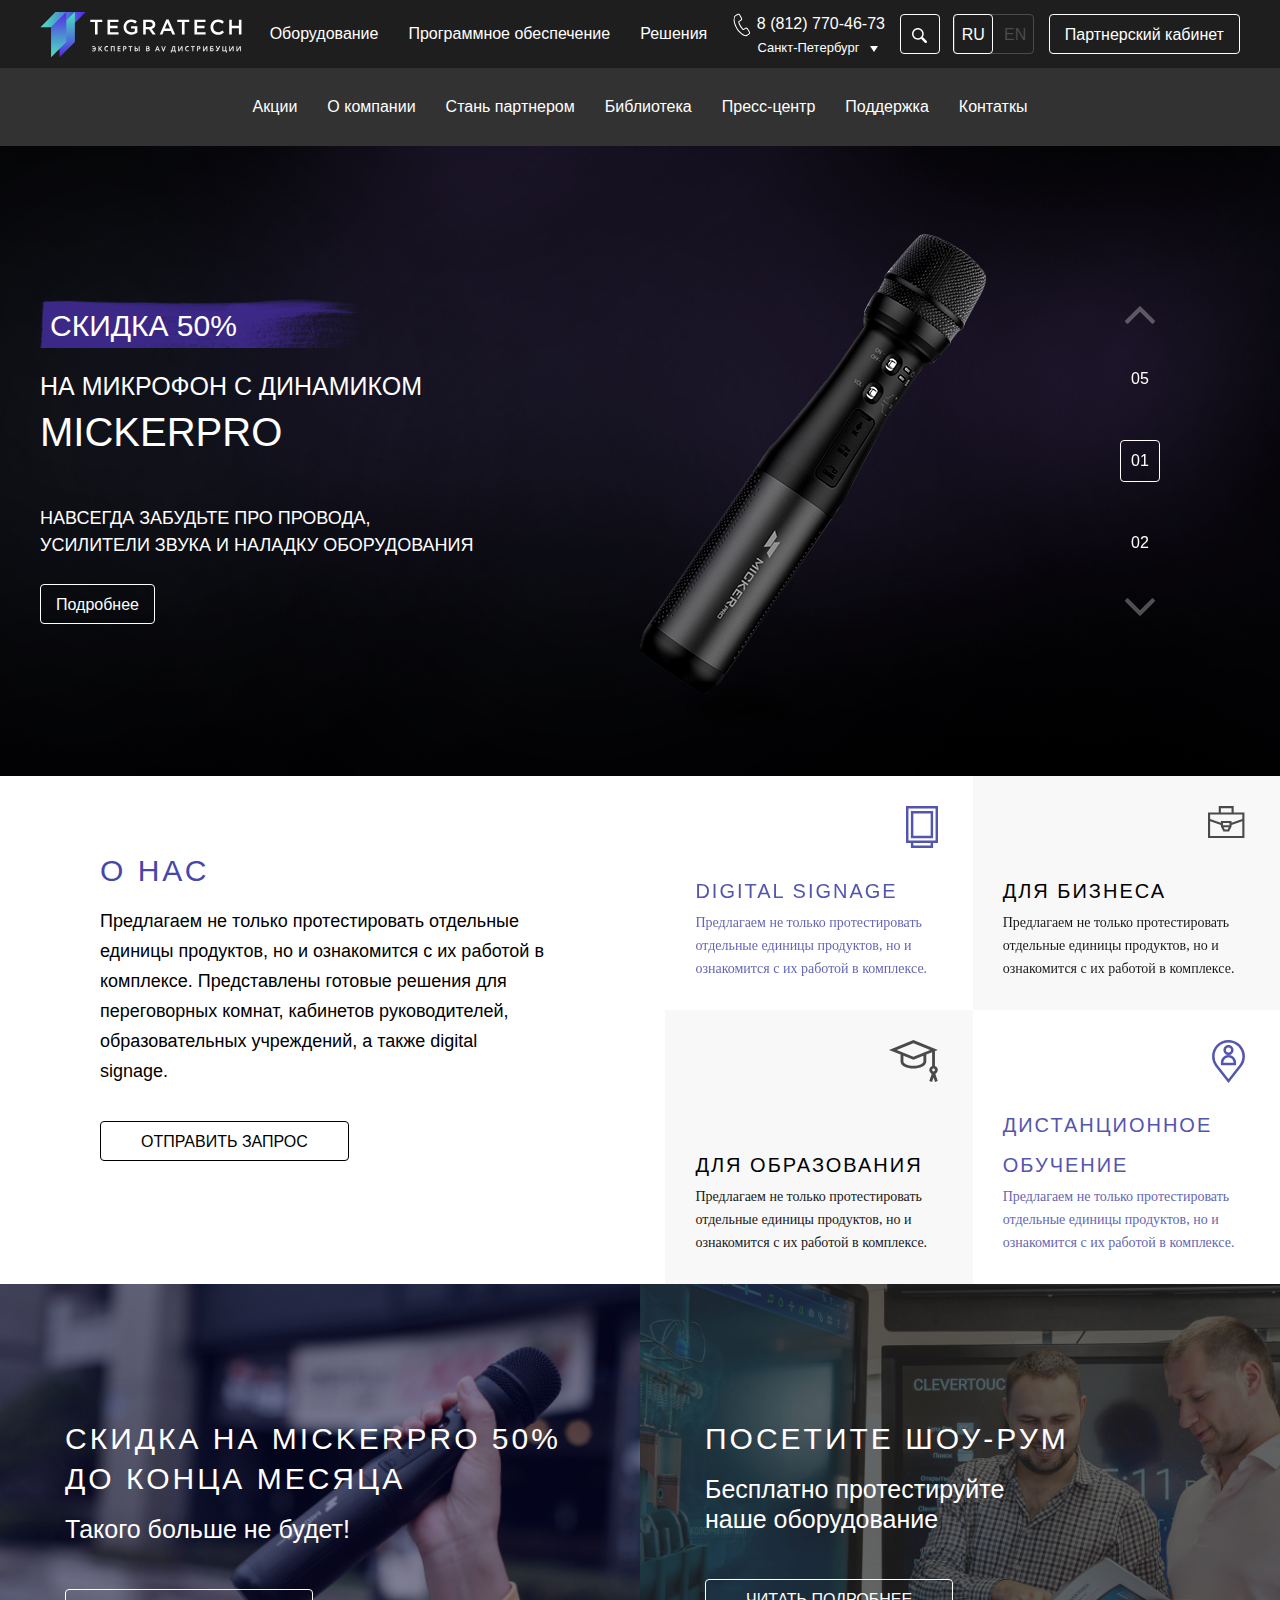
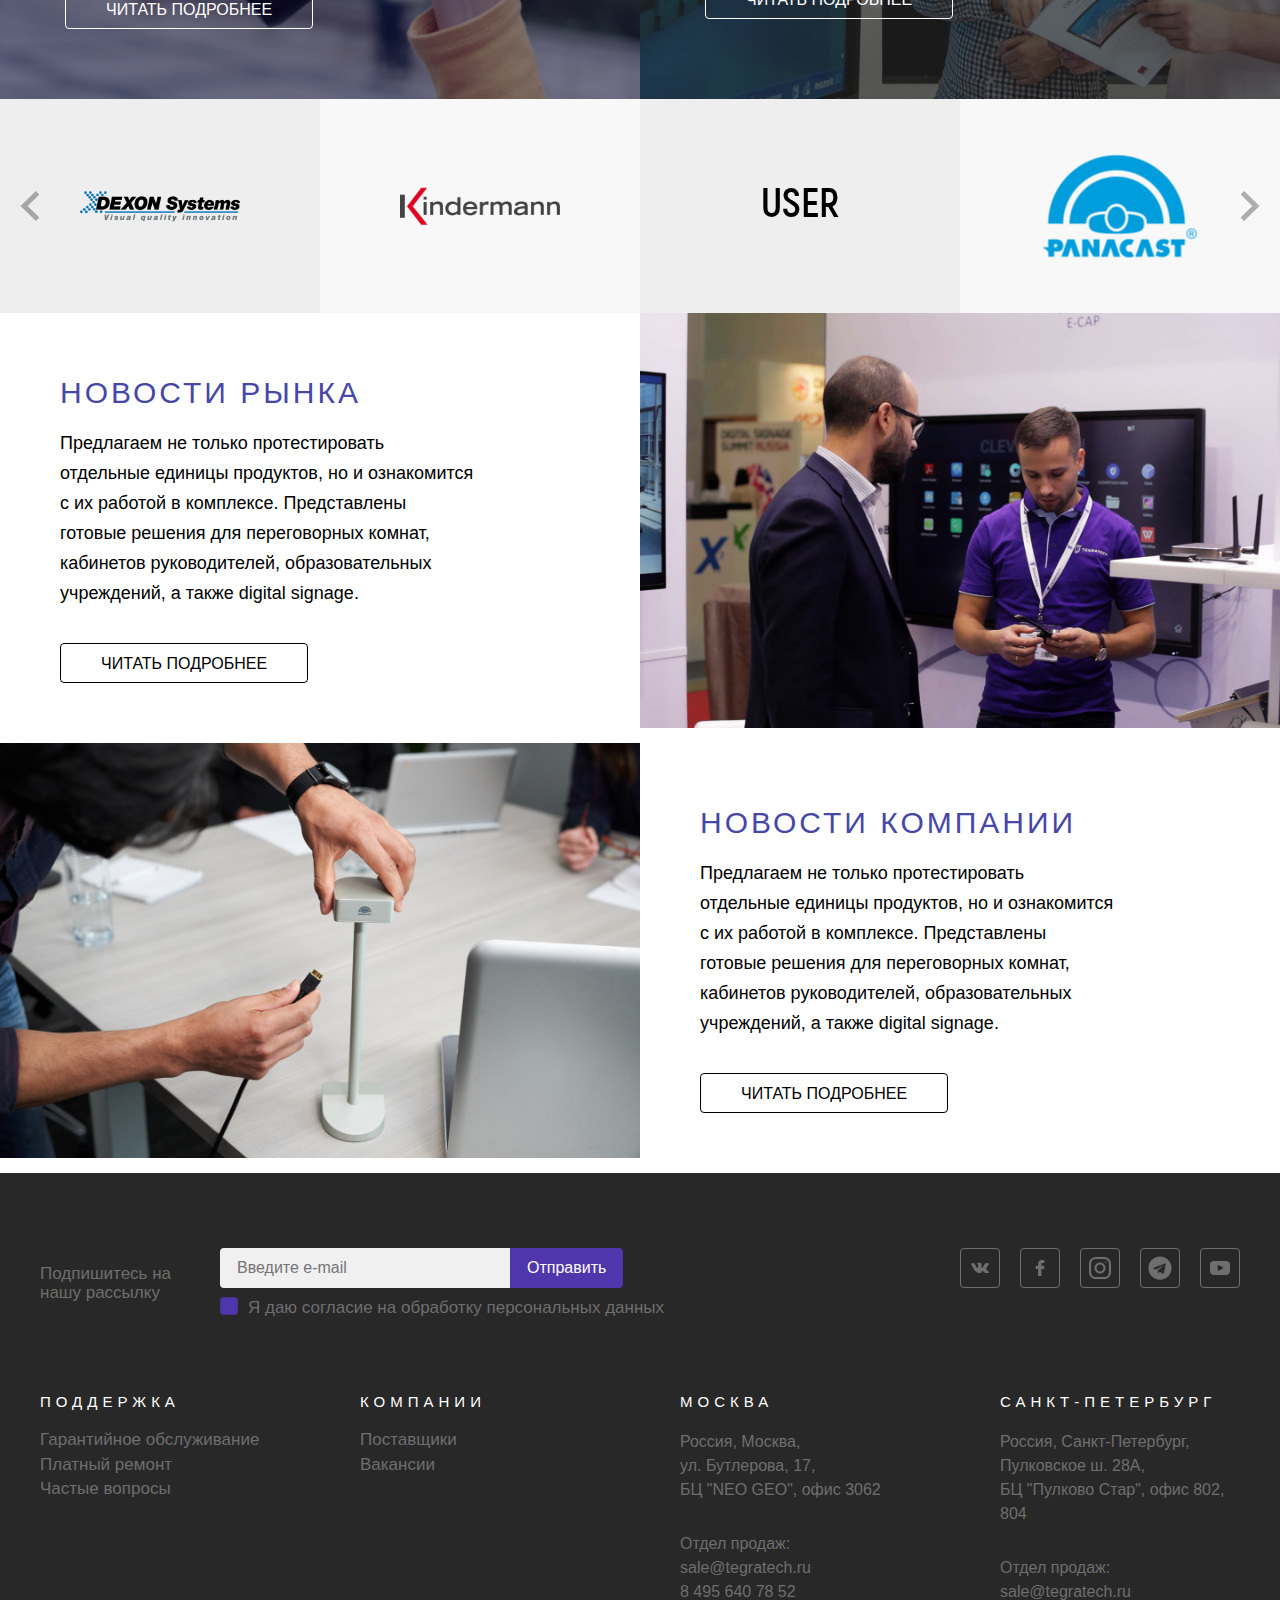
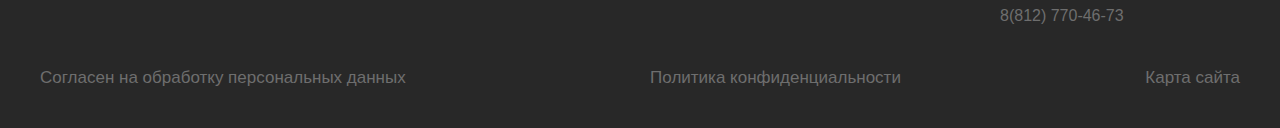
<file: index.html>
<!DOCTYPE html>
<html lang="ru-RU">
  <head>
    <meta charset="utf-8">
    <title>Главная страница</title><!--[if IE]>
    <meta http-equiv="X-UA-Compatible" content="IE = edge"><![endif]-->
    <meta name="viewport" content="width=device-width,initial-scale=1">
    <meta name="keywords" content="">
    <link rel="stylesheet" type="text/css" href="static/css/styles.min.css"><!--[if lt IE 9]>
    <script src="https://cdnjs.cloudflare.com/ajax/libs/html5shiv/3.7.3/html5shiv-printshiv.min.js"></script><![endif]-->
  </head>
  <body class="index-page">
    <div class="wrapper">
      <header class="header">
        <div class="header-top">
          <div class="container"><a class="logo" href="index.html"><svg version="1.1" id="Слой_1" xmlns="http://www.w3.org/2000/svg" xmlns:xlink="http://www.w3.org/1999/xlink" x="0px" y="0px" viewBox="0 0 208 47" style="enable-background:new 0 0 208 47;" xml:space="preserve"><style type="text/css">.st0{fill:#FFFFFF;}.st1{fill:#FFFFFF;stroke:#FFFFFF;stroke-width:0.1;stroke-miterlimit:10;}.st2{fill:url(#SVGID_1_);}.st3{fill:url(#SVGID_2_);}.st4{fill:url(#SVGID_3_);}</style><g><polygon class="st0" points="51,11.4 55.8,11.4 55.8,23.9 58.4,23.9 58.4,11.4 63.2,11.4 63.2,9 51,9 "/><polygon class="st0" points="71.1,17.6 78.7,17.6 78.7,15.2 71.1,15.2 71.1,11.3 79.6,11.3 79.6,9 68.5,9 68.5,23.9 79.7,23.9 79.7,21.6 71.1,21.6 "/><path class="st0" d="M92.4,17.9h3.8v2.8c-0.9,0.7-2.2,1.1-3.6,1.1c-3.1,0-5.1-2.3-5.1-5.3c0-2.9,2.1-5.3,4.9-5.3c1.9,0,3,0.6,4.2,1.6l1.7-2c-1.5-1.3-3.1-2-5.8-2c-4.5,0-7.7,3.6-7.7,7.7c0,4.4,3.1,7.7,7.8,7.7c2.7,0,4.8-1.1,6.2-2.3v-6.3h-6.4V17.9z"/><path class="st0" d="M113.4,18.3c2.1-0.6,3.6-2.1,3.6-4.5c0-2.9-2.1-4.8-5.6-4.8h-6.7v15h2.6v-5.2h3.3l3.7,5.2h3.1L113.4,18.3z M107.4,16.4v-5h3.8c1.9,0,3.1,0.9,3.1,2.5c0,1.6-1.2,2.5-3.1,2.5H107.4z"/><path class="st0" d="M130.5,8.9h-2.4l-6.6,15.1h2.7l1.5-3.6h7.1l1.5,3.6h2.8L130.5,8.9z M126.7,18l2.6-6l2.6,6H126.7z"/><polygon class="st0" points="151.4,9 139.3,9 139.3,11.4 144,11.4 144,23.9 146.7,23.9 146.7,11.4 151.4,11.4 "/><polygon class="st0" points="168,21.6 159.4,21.6 159.4,17.6 166.9,17.6 166.9,15.2 159.4,15.2 159.4,11.3 167.9,11.3 167.9,9 156.7,9 156.7,23.9 168,23.9 "/><path class="st0" d="M180.7,21.8c-2.9,0-4.9-2.4-4.9-5.3c0-3,2.1-5.3,4.9-5.3c1.7,0,3,0.7,4.2,1.9l1.7-1.9c-1.4-1.4-3.1-2.3-5.9-2.3c-4.5,0-7.7,3.5-7.7,7.7c0,4.3,3.3,7.7,7.6,7.7c2.8,0,4.5-1,6.1-2.7l-1.7-1.7C183.7,21,182.5,21.8,180.7,21.8z"/><polygon class="st0" points="201.8,15.2 194.6,15.2 194.6,9 192,9 192,23.9 194.6,23.9 194.6,17.6 201.8,17.6 201.8,23.9 204.4,23.9 204.4,9 201.8,9 "/><g><path class="st1" d="M54.3,36.6c-0.4,0-0.8,0.1-1.2,0.3l-0.3-0.7c0.5-0.2,1-0.3,1.5-0.3c0.7,0,1.3,0.2,1.7,0.7c0.4,0.4,0.6,1.1,0.6,1.9c0,0.8-0.2,1.5-0.6,1.9c-0.4,0.4-1,0.7-1.8,0.7c-0.5,0-1-0.1-1.4-0.2v-0.7c0.2,0.1,0.4,0.1,0.7,0.2c0.2,0,0.4,0.1,0.7,0.1c0.5,0,0.9-0.1,1.2-0.4c0.3-0.3,0.4-0.7,0.4-1.2h-2.3V38h2.3c0-0.5-0.2-0.8-0.4-1.1S54.7,36.6,54.3,36.6z"/><path class="st1" d="M63.3,40.9h-1l-2.1-2.5v2.5h-0.8v-5h0.8v2.4l2-2.4h0.9l-2,2.4L63.3,40.9z"/><path class="st1" d="M67.8,36.6c-0.5,0-0.8,0.2-1.1,0.5c-0.3,0.3-0.4,0.8-0.4,1.4c0,0.6,0.1,1.1,0.4,1.4s0.6,0.5,1.1,0.5c0.2,0,0.4,0,0.6-0.1c0.2,0,0.4-0.1,0.6-0.2v0.7c-0.4,0.1-0.8,0.2-1.3,0.2c-0.7,0-1.3-0.2-1.7-0.7c-0.4-0.4-0.6-1.1-0.6-1.9c0-0.5,0.1-1,0.3-1.4s0.5-0.7,0.8-0.9s0.8-0.3,1.3-0.3c0.5,0,1,0.1,1.4,0.3l-0.3,0.7c-0.2-0.1-0.3-0.1-0.5-0.2C68.2,36.6,68,36.6,67.8,36.6z"/><path class="st1" d="M75.7,40.9h-0.8v-4.3h-2.2v4.3h-0.8v-5h3.8V40.9z"/><path class="st1" d="M81.6,40.9h-2.8v-5h2.8v0.7h-2V38h1.9v0.7h-1.9v1.6h2V40.9z"/><path class="st1" d="M87.7,37.4c0,0.5-0.2,0.9-0.5,1.2S86.3,39,85.7,39h-0.5v1.9h-0.8v-5h1.4c0.6,0,1.1,0.1,1.4,0.4C87.5,36.6,87.7,36.9,87.7,37.4z M85.2,38.4h0.4c0.4,0,0.7-0.1,0.9-0.2c0.2-0.1,0.3-0.4,0.3-0.7c0-0.3-0.1-0.5-0.3-0.6s-0.4-0.2-0.8-0.2h-0.6V38.4z"/><path class="st1" d="M92.1,40.9h-0.8v-4.3h-1.5v-0.7h3.8v0.7h-1.5V40.9z"/><path class="st1" d="M99.4,39.4c0,0.5-0.2,0.9-0.5,1.1c-0.3,0.3-0.8,0.4-1.4,0.4h-1.4v-5h0.8v2h0.6c0.6,0,1.1,0.1,1.4,0.4S99.4,38.9,99.4,39.4z M96.9,40.2h0.6c0.4,0,0.6-0.1,0.8-0.2c0.2-0.1,0.3-0.3,0.3-0.6c0-0.3-0.1-0.5-0.3-0.6c-0.2-0.1-0.5-0.2-0.9-0.2h-0.5V40.2z M101,40.9h-0.8v-5h0.8V40.9z"/><path class="st1" d="M107.6,35.9h1.5c0.7,0,1.2,0.1,1.5,0.3s0.5,0.5,0.5,1c0,0.3-0.1,0.5-0.2,0.7s-0.4,0.3-0.6,0.4v0c0.4,0.1,0.6,0.2,0.8,0.4c0.2,0.2,0.2,0.5,0.2,0.8c0,0.4-0.2,0.8-0.5,1.1c-0.3,0.3-0.7,0.4-1.3,0.4h-1.8V35.9z M108.4,38h0.8c0.3,0,0.6-0.1,0.7-0.2c0.2-0.1,0.2-0.3,0.2-0.6c0-0.2-0.1-0.4-0.3-0.5s-0.4-0.2-0.8-0.2h-0.7V38z M108.4,38.6v1.6h0.9c0.3,0,0.6-0.1,0.8-0.2c0.2-0.1,0.3-0.3,0.3-0.6c0-0.3-0.1-0.5-0.3-0.6s-0.4-0.2-0.8-0.2H108.4z"/><path class="st1" d="M120.6,40.9l-0.5-1.4h-1.9l-0.5,1.4h-0.9l1.9-5h0.9l1.9,5H120.6z M119.9,38.8l-0.5-1.4c0-0.1-0.1-0.2-0.1-0.4s-0.1-0.3-0.1-0.4c-0.1,0.3-0.2,0.6-0.3,0.9l-0.5,1.3H119.9z"/><path class="st1" d="M126.7,35.9h0.8l-1.8,5h-0.9l-1.7-5h0.8l1,3.1c0.1,0.1,0.1,0.3,0.2,0.6c0.1,0.2,0.1,0.4,0.1,0.5c0-0.2,0.1-0.4,0.1-0.6c0.1-0.2,0.1-0.4,0.2-0.5L126.7,35.9z"/><path class="st1" d="M132.9,40.2h0.4c0.3-0.6,0.6-1.3,0.8-2s0.4-1.5,0.4-2.3h2.6v4.3h0.6v2.1h-0.8v-1.4h-3.3v1.4h-0.8V40.2z M135.2,36.6c0,0.5-0.2,1.1-0.4,1.8c-0.2,0.7-0.4,1.3-0.7,1.8h2.2v-3.6H135.2z"/><path class="st1" d="M140.3,35.9h0.7v2.6c0,0.3,0,0.5,0,0.8c0,0.3,0,0.5,0,0.6h0l2.6-4h1v5h-0.8v-2.6c0-0.4,0-0.9,0.1-1.4h0l-2.6,4h-1V35.9z"/><path class="st1" d="M149.7,36.6c-0.5,0-0.8,0.2-1.1,0.5c-0.3,0.3-0.4,0.8-0.4,1.4c0,0.6,0.1,1.1,0.4,1.4s0.6,0.5,1.1,0.5c0.2,0,0.4,0,0.6-0.1c0.2,0,0.4-0.1,0.6-0.2v0.7c-0.4,0.1-0.8,0.2-1.3,0.2c-0.7,0-1.3-0.2-1.7-0.7c-0.4-0.4-0.6-1.1-0.6-1.9c0-0.5,0.1-1,0.3-1.4s0.5-0.7,0.8-0.9s0.8-0.3,1.3-0.3c0.5,0,1,0.1,1.4,0.3l-0.3,0.7c-0.2-0.1-0.3-0.1-0.5-0.2C150.1,36.6,149.9,36.6,149.7,36.6z"/><path class="st1" d="M155.5,40.9h-0.8v-4.3h-1.5v-0.7h3.8v0.7h-1.5V40.9z"/><path class="st1" d="M162.7,37.4c0,0.5-0.2,0.9-0.5,1.2s-0.8,0.4-1.5,0.4h-0.5v1.9h-0.8v-5h1.4c0.6,0,1.1,0.1,1.4,0.4C162.6,36.6,162.7,36.9,162.7,37.4z M160.2,38.4h0.4c0.4,0,0.7-0.1,0.9-0.2c0.2-0.1,0.3-0.4,0.3-0.7c0-0.3-0.1-0.5-0.3-0.6s-0.4-0.2-0.8-0.2h-0.6V38.4z"/><path class="st1" d="M165.5,35.9h0.7v2.6c0,0.3,0,0.5,0,0.8c0,0.3,0,0.5,0,0.6h0l2.6-4h1v5H169v-2.6c0-0.4,0-0.9,0.1-1.4h0l-2.6,4h-1V35.9z"/><path class="st1" d="M176.1,39.4c0,1-0.6,1.5-1.9,1.5h-1.5v-5h3v0.7h-2.2V38h0.6C175.5,38,176.1,38.4,176.1,39.4z M173.6,40.2h0.6c0.4,0,0.7-0.1,0.9-0.2c0.2-0.1,0.3-0.3,0.3-0.6c0-0.3-0.1-0.5-0.3-0.6c-0.2-0.1-0.5-0.2-1-0.2h-0.5V40.2z"/><path class="st1" d="M182.7,35.9l-1.6,3.6c-0.2,0.4-0.4,0.8-0.5,0.9c-0.2,0.2-0.3,0.3-0.6,0.4s-0.5,0.1-0.8,0.1c-0.3,0-0.5,0-0.7-0.1v-0.7c0.2,0.1,0.5,0.1,0.7,0.1c0.2,0,0.4-0.1,0.5-0.2c0.1-0.1,0.3-0.3,0.4-0.5l-1.8-3.7h0.9l1.2,2.5c0.1,0.2,0.2,0.4,0.2,0.5h0c0-0.1,0-0.2,0.1-0.3l1.1-2.7H182.7z"/><path class="st1" d="M188.9,40.2h0.7v2.1h-0.8v-1.4h-3.7v-5h0.8v4.3h2.2v-4.3h0.8V40.2z"/><path class="st1" d="M192.1,35.9h0.7v2.6c0,0.3,0,0.5,0,0.8c0,0.3,0,0.5,0,0.6h0l2.6-4h1v5h-0.8v-2.6c0-0.4,0-0.9,0.1-1.4h0l-2.6,4h-1V35.9z"/><path class="st1" d="M199.4,35.9h0.7v2.6c0,0.3,0,0.5,0,0.8c0,0.3,0,0.5,0,0.6h0l2.6-4h1v5h-0.8v-2.6c0-0.4,0-0.9,0.1-1.4h0l-2.6,4h-1V35.9z"/></g></g><g><linearGradient id="SVGID_1_" gradientUnits="userSpaceOnUse" x1="0.4821" y1="8.9549" x2="46.2687" y2="8.9549"><stop offset="0" style="stop-color:#48E7BF"/><stop offset="1" style="stop-color:#5427E6"/></linearGradient><polygon class="st2" points="46.3,1.2 31,16.7 0.5,16.7 15.7,1.2 "/><linearGradient id="SVGID_2_" gradientUnits="userSpaceOnUse" x1="27.6135" y1="46.9568" x2="27.6135" y2="1.1702"><stop offset="0" style="stop-color:#5427E6"/><stop offset="1" style="stop-color:#48E7BF"/></linearGradient><polygon class="st3" points="35.4,1.2 19.8,16.4 19.8,47 35.4,31.7 "/><linearGradient id="SVGID_3_" gradientUnits="userSpaceOnUse" x1="18.9304" y1="46.9867" x2="18.9304" y2="1.2001"><stop offset="0" style="stop-color:#48E7BF"/><stop offset="1" style="stop-color:#5427E6"/></linearGradient><polygon class="st4" points="26.7,1.2 11.2,16.5 11.2,47 26.7,31.7 "/></g></svg></a>
            <div class="toggle">
              <div class="toggle-menu"><span class="toggle-text">Меню</span>
                <div class="toggle-btn"><span class="line line-top"></span><span class="line line-middle"></span><span class="line line-bottom"></span></div>
              </div>
              <nav class="toggle-dropdown">
                <div class="toggle-dropdown__item"><a class="toggle-dropdown__link" href="#">Оборудование</a></div>
                <div class="toggle-dropdown__item"><a class="toggle-dropdown__link" href="#">Программное обеспечение</a></div>
                <div class="toggle-dropdown__item"><a class="toggle-dropdown__link" href="#">Решения</a></div>
                <div class="toggle-dropdown__item"><a class="toggle-dropdown__link" href="#">Акции</a></div>
                <div class="toggle-dropdown__item"><a class="toggle-dropdown__link" href="#">О компании</a></div>
                <div class="toggle-dropdown__item"><a class="toggle-dropdown__link" href="#">Стань партнером</a></div>
                <div class="toggle-dropdown__item"><a class="toggle-dropdown__link" href="#">Библиотека</a></div>
                <div class="toggle-dropdown__item"><a class="toggle-dropdown__link" href="#">Пресс-центр</a></div>
                <div class="toggle-dropdown__item"><a class="toggle-dropdown__link" href="#">Поддержка</a></div>
                <div class="toggle-dropdown__item"><a class="toggle-dropdown__link" href="#">Контаткы
                    <svg class="svg-sprite-icon icon-down-arrow toggle-dropdown__icon">
                      <use xlink:href="static/images/svg/symbol/sprite.svg#down-arrow"></use>
                    </svg></a>
                  <div class="dropdown-submenu">
                    <div class="dropdown-submenu__item"><a class="dropdown-submenu__link" href="show-room.html">Шоу-рум</a></div>
                    <div class="dropdown-submenu__item"><a class="dropdown-submenu__link" href="">Наши адреса</a></div>
                  </div>
                </div>
                <div class="toggle-dropdown__item toggle-dropdown__footer">
                  <div class="language"><span class="language-choice active">RU</span><span class="language-choice">EN</span></div>
                  <button class="btn-search">
                    <svg class="svg-sprite-icon icon-search btn-search__icon">
                      <use xlink:href="static/images/svg/symbol/sprite.svg#search"></use>
                    </svg>
                  </button>
                  <button class="btn-main"><span class="animation"></span><span class="animation"></span><span class="animation"></span><span class="animation"></span><span class="mobie-show">Личный </span>кабинет</button>
                </div>
              </nav>
            </div>
            <nav class="nav-menu">
              <div class="nav-menu__item"><a class="nav-menu__link" href="#">Оборудование</a></div>
              <div class="nav-menu__item"><a class="nav-menu__link" href="#">Программное обеспечение</a></div>
              <div class="nav-menu__item"><a class="nav-menu__link" href="#">Решения</a></div>
            </nav>
            <div class="contacts"><a class="contacts-phone" href="tel:88127704673"> 
                <svg class="svg-sprite-icon icon-telephone contacts-icon">
                  <use xlink:href="static/images/svg/symbol/sprite.svg#telephone"></use>
                </svg><span class="contacts-text">8 (812) 770-46-73</span></a><a class="contacts-city" href="#">Санкт-Петербург</a>
              <div class="contacts-dropdown"><a class="contacts-dropdown__link" href="#"><span class="contacts-dropdown__city">Санкт-Петербург</span><span class="contacts-dropdown__phone">8 (812) 770-46-73</span></a><a class="contacts-dropdown__link" href="#"><span class="contacts-dropdown__city">Москва</span><span class="contacts-dropdown__phone">8 (495) 640-78-52</span></a></div>
            </div>
            <button class="btn-search header__btn-search">
              <svg class="svg-sprite-icon icon-search btn-search__icon">
                <use xlink:href="static/images/svg/symbol/sprite.svg#search"></use>
              </svg>
            </button>
            <div class="language header__language"><span class="language-choice active">RU</span><span class="language-choice">EN</span></div>
            <button class="btn-main header__btn-main"><span class="animation"></span><span class="animation"></span><span class="animation"></span><span class="animation"></span><span class="mobile-hide">Партнерский </span>кабинет</button>
          </div>
        </div>
        <div class="header-bottom">
          <div class="container">
            <nav class="nav-menu">
              <div class="nav-menu__item"><a class="nav-menu__link" href="#">Акции</a></div>
              <div class="nav-menu__item"><a class="nav-menu__link" href="#">О компании</a></div>
              <div class="nav-menu__item"> <a class="nav-menu__link" href="#">Стань партнером</a></div>
              <div class="nav-menu__item"><a class="nav-menu__link" href="#">Библиотека</a></div>
              <div class="nav-menu__item"><a class="nav-menu__link" href="#">Пресс-центр</a></div>
              <div class="nav-menu__item"><a class="nav-menu__link" href="#">Поддержка</a></div>
              <div class="nav-menu__item"><a class="nav-menu__link" href="#">Контаткы</a>
                <nav class="toggle-dropdown">
                  <div class="toggle-dropdown__item"><a class="toggle-dropdown__link" href="show-room.html">Шоу-рум</a></div>
                  <div class="toggle-dropdown__item"><a class="toggle-dropdown__link" href="#">Наши адреса</a></div>
                </nav>
              </div>
            </nav>
          </div>
        </div>
      </header>
      <div class="content">
        <section class="banner">
          <div class="banner-slider">
            <div class="banner-slide" style="background-image: url('static/images/content/banner/banner.jpg'); ">
              <div class="banner-slide__info">
                <div class="container">
                  <div class="sale"><span class="sale-text">Скидка 50%</span></div>
                  <h2 class="banner-slide__heading">на микрофон с динамиком<span>mickerpro</span></h2>
                  <p class="banner-slide__descr">Навсегда забудьте про провода, усилители звука и наладку оборудования</p>
                  <button class="btn-main"><span class="animation"></span><span class="animation"></span><span class="animation"></span><span class="animation"></span>Подробнее</button>
                </div>
              </div>
            </div>
            <div class="banner-slide" style="background-image: url('static/images/content/banner/banner.jpg'); ">
              <div class="banner-slide__info">
                <div class="container">
                  <div class="sale"><span class="sale-text">Скидка 50%</span></div>
                  <h2 class="banner-slide__heading">на микрофон с динамиком<span>mickerpro</span></h2>
                  <p class="banner-slide__descr">Навсегда забудьте про провода, усилители звука и наладку оборудования</p>
                  <button class="btn-main"><span class="animation"></span><span class="animation"></span><span class="animation"></span><span class="animation"></span>Подробнее</button>
                </div>
              </div>
            </div>
            <div class="banner-slide" style="background-image: url('static/images/content/banner/banner.jpg'); ">
              <div class="banner-slide__info">
                <div class="container">
                  <div class="sale"><span class="sale-text">Скидка 50%</span></div>
                  <h2 class="banner-slide__heading">на микрофон с динамиком<span>mickerpro</span></h2>
                  <p class="banner-slide__descr">Навсегда забудьте про провода, усилители звука и наладку оборудования</p>
                  <button class="btn-main"><span class="animation"></span><span class="animation"></span><span class="animation"></span><span class="animation"></span>Подробнее</button>
                </div>
              </div>
            </div>
            <div class="banner-slide" style="background-image: url('static/images/content/banner/banner.jpg'); ">
              <div class="banner-slide__info">
                <div class="container">
                  <div class="sale"><span class="sale-text">Скидка 50%</span></div>
                  <h2 class="banner-slide__heading">на микрофон с динамиком<span>mickerpro</span></h2>
                  <p class="banner-slide__descr">Навсегда забудьте про провода, усилители звука и наладку оборудования</p>
                  <button class="btn-main"><span class="animation"></span><span class="animation"></span><span class="animation"></span><span class="animation"></span>Подробнее</button>
                </div>
              </div>
            </div>
            <div class="banner-slide" style="background-image: url('static/images/content/banner/banner.jpg'); ">
              <div class="banner-slide__info">
                <div class="container">
                  <div class="sale"><span class="sale-text">Скидка 50%</span></div>
                  <h2 class="banner-slide__heading">на микрофон с динамиком<span>mickerpro</span></h2>
                  <p class="banner-slide__descr">Навсегда забудьте про провода, усилители звука и наладку оборудования</p>
                  <button class="btn-main"><span class="animation"></span><span class="animation"></span><span class="animation"></span><span class="animation"></span>Подробнее</button>
                </div>
              </div>
            </div>
          </div>
          <div class="slider-nav">
            <button class="slider-nav__btn slider-nav__btn--prev">
              <svg class="svg-sprite-icon icon-up-arrow slider-nav__icon">
                <use xlink:href="static/images/svg/symbol/sprite.svg#up-arrow"></use>
              </svg>
            </button>
            <ul class="slider-nav__dots">
              <li class="slider-nav__dot">01</li>
              <li class="slider-nav__dot">02</li>
              <li class="slider-nav__dot">03</li>
              <li class="slider-nav__dot">04</li>
              <li class="slider-nav__dot">05      </li>
            </ul>
            <button class="slider-nav__btn slider-nav__btn--next">
              <svg class="svg-sprite-icon icon-down-arrow slider-nav__icon">
                <use xlink:href="static/images/svg/symbol/sprite.svg#down-arrow"></use>
              </svg>
            </button>
          </div>
        </section>
        <section class="about">
          <div class="about-content">
            <div class="about-content__info">
              <h2 class="section-heading-h2">О нас</h2>
              <p class="section-text">Предлагаем не только протестировать отдельные единицы продуктов, но и ознакомится с их работой в комплексе. Представлены готовые решения для переговорных комнат, кабинетов руководителей, образовательных учреждений, а также digital signage.</p>
              <button class="btn-black"><span class="animation"></span><span class="animation"></span><span class="animation"></span><span class="animation"></span>отправить запрос</button>
            </div>
            <div class="about-content__blocks">
              <div class="about-content__block block-purple">
                <svg class="svg-sprite-icon icon-digital about-content__icon">
                  <use xlink:href="static/images/svg/symbol/sprite.svg#digital"></use>
                </svg>
                <h3 class="section-heading-h3">Digital Signage</h3>
                <p class="section-text-small">Предлагаем не только протестировать отдельные единицы продуктов, но и ознакомится с их работой в комплексе.</p>
              </div>
              <div class="about-content__block bg-light-grey">
                <svg class="svg-sprite-icon icon-business about-content__icon">
                  <use xlink:href="static/images/svg/symbol/sprite.svg#business"></use>
                </svg>
                <h3 class="section-heading-h3">Для бизнеса</h3>
                <p class="section-text-small">Предлагаем не только протестировать отдельные единицы продуктов, но и ознакомится с их работой в комплексе.</p>
              </div>
              <div class="about-content__block bg-light-grey">
                <svg class="svg-sprite-icon icon-study about-content__icon">
                  <use xlink:href="static/images/svg/symbol/sprite.svg#study"></use>
                </svg>
                <h3 class="section-heading-h3">Для образования</h3>
                <p class="section-text-small">Предлагаем не только протестировать отдельные единицы продуктов, но и ознакомится с их работой в комплексе.</p>
              </div>
              <div class="about-content__block block-purple">
                <svg class="svg-sprite-icon icon-distance about-content__icon">
                  <use xlink:href="static/images/svg/symbol/sprite.svg#distance"></use>
                </svg>
                <h3 class="section-heading-h3">Дистанционное обучение</h3>
                <p class="section-text-small">Предлагаем не только протестировать отдельные единицы продуктов, но и ознакомится с их работой в комплексе.</p>
              </div>
            </div>
          </div>
        </section>
        <section class="info">
          <div class="info-block" style="background-image: url('static/images/content/info/info-img1.jpg')">
            <h2 class="section-heading-h2">скидка на mickerpro 50% до конца месяца</h2>
            <p class="section-descr">Такого больше не будет!</p>
            <button class="btn-white"><span class="animation"></span><span class="animation"></span><span class="animation"></span><span class="animation"></span>читать подробнее</button>
          </div>
          <div class="info-block" style="background-image: url('static/images/content/info/info-img2.jpg')">
            <h2 class="section-heading-h2">Посетите шоу-рум</h2>
            <p class="section-descr">Бесплатно протестируйте<br>наше оборудование</p>
            <button class="btn-white"><span class="animation"></span><span class="animation"></span><span class="animation"></span><span class="animation"></span>читать подробнее</button>
          </div>
        </section>
        <section class="partners">
          <button class="partners-nav__btn partners-nav__btn--prev">
            <svg class="svg-sprite-icon icon-left-arrow partners-nav__icon">
              <use xlink:href="static/images/svg/symbol/sprite.svg#left-arrow"></use>
            </svg>
          </button>
          <button class="partners-nav__btn partners-nav__btn--next">
            <svg class="svg-sprite-icon icon-right-arrow partners-nav__icon">
              <use xlink:href="static/images/svg/symbol/sprite.svg#right-arrow"></use>
            </svg>
          </button>
          <div class="partners-slider">
            <div class="partners-slide"><a class="partners-slide__link" href="#"><img class="partners-slide__img" src="static/images/content/partners/DexonSystems.png" alt="Dexon Systems"></a></div>
            <div class="partners-slide"><a class="partners-slide__link" href="#"><img class="partners-slide__img" src="static/images/content/partners/Kindermann.png" alt="Kindermann"></a></div>
            <div class="partners-slide"><a class="partners-slide__link" href="#"><span class="partners-slide__name">User</span></a></div>
            <div class="partners-slide"><a class="partners-slide__link" href="#"><img class="partners-slide__img" src="static/images/content/partners/PANACAST-R.png" alt="PANACAST-R"></a></div>
            <div class="partners-slide"><a class="partners-slide__link" href="#"><img class="partners-slide__img" src="static/images/content/partners/DexonSystems.png" alt="Dexon Systems"></a></div>
            <div class="partners-slide"><a class="partners-slide__link" href="#"><img class="partners-slide__img" src="static/images/content/partners/Kindermann.png" alt="Kindermann"></a></div>
            <div class="partners-slide"><a class="partners-slide__link" href="#"><span class="partners-slide__name">User</span></a></div>
            <div class="partners-slide"><a class="partners-slide__link" href="#"><img class="partners-slide__img" src="static/images/content/partners/PANACAST-R.png" alt="PANACAST-R"></a></div>
          </div>
        </section>
        <section class="news">
          <div class="news-block">
            <div class="news-block__img"><img src="static/images/content/news/news1.jpg" alt="Новости рынка"></div>
            <div class="news-block__info">
              <h2 class="section-heading-h2">Новости рынка</h2>
              <p class="section-text">Предлагаем не только протестировать отдельные единицы продуктов, но и ознакомится с их работой в комплексе. Представлены готовые решения для переговорных комнат, кабинетов руководителей, образовательных учреждений, а также digital signage.</p>
              <button class="btn-black"><span class="animation"></span><span class="animation"></span><span class="animation"></span><span class="animation"></span>читать подробнее</button>
            </div>
          </div>
          <div class="news-block">
            <div class="news-block__img"><img src="static/images/content/news/news2.jpg" alt="Новости компании"></div>
            <div class="news-block__info">
              <h2 class="section-heading-h2">Новости компании</h2>
              <p class="section-text">Предлагаем не только протестировать отдельные единицы продуктов, но и ознакомится с их работой в комплексе. Представлены готовые решения для переговорных комнат, кабинетов руководителей, образовательных учреждений, а также digital signage.</p>
              <button class="btn-black"><span class="animation"></span><span class="animation"></span><span class="animation"></span><span class="animation"></span>читать подробнее</button>
            </div>
          </div>
        </section>
      </div>
      <footer class="footer">
        <div class="footer-top">
          <div class="container">
            <form class="subscribe">
              <label class="subscribe-label">Подпишитесь на нашу рассылку</label>
              <div class="subscribe-block">
                <div class="subscribe-field">
                  <input class="subscribe-text" type="text" placeholder="Введите e-mail">
                  <button class="subscribeBtn" type="submit">Отправить</button>
                </div>
                <input class="subscribe-checkbox" id="subscribe" type="checkbox">
                <label class="subscribe-submit" for="subscribe"><span class="subscribe-svg"><svg width="18px" height="18px" viewBox="0 0 18 18"><path d="M1,9 L1,3.5 C1,2 2,1 3.5,1 L14.5,1 C16,1 17,2 17,3.5 L17,14.5 C17,16 16,17 14.5,17 L3.5,17 C2,17 1,16 1,14.5 L1,9 Z"></path><polyline points="1 9 7 14 15 4"></polyline></svg></span>Я даю согласие на обработку персональных данных</label>
              </div>
            </form>
            <div class="social"><a class="social-link" href="#">
                <svg class="svg-sprite-icon icon-vk social-icon">
                  <use xlink:href="static/images/svg/symbol/sprite.svg#vk"></use>
                </svg></a><a class="social-link" href="#">
                <svg class="svg-sprite-icon icon-facebook social-icon">
                  <use xlink:href="static/images/svg/symbol/sprite.svg#facebook"></use>
                </svg></a><a class="social-link" href="#">
                <svg class="svg-sprite-icon icon-instagram social-icon">
                  <use xlink:href="static/images/svg/symbol/sprite.svg#instagram"></use>
                </svg></a><a class="social-link" href="#">
                <svg class="svg-sprite-icon icon-telegram social-icon">
                  <use xlink:href="static/images/svg/symbol/sprite.svg#telegram"></use>
                </svg></a><a class="social-link" href="#">
                <svg class="svg-sprite-icon icon-youtube social-icon">
                  <use xlink:href="static/images/svg/symbol/sprite.svg#youtube"></use>
                </svg></a></div>
          </div>
        </div>
        <div class="footer-main">
          <div class="container">
            <div class="footer-blocks">
              <div class="footer-block">
                <h6 class="footer-block__title">Поддержка
                  <svg class="svg-sprite-icon icon-down-arrow footer-block__icon">
                    <use xlink:href="static/images/svg/symbol/sprite.svg#down-arrow"></use>
                  </svg>
                </h6>
                <ul class="footer-block__list">
                  <li class="footer-block__item"><a class="footer-block__link" href="#">Гарантийное обслуживание</a></li>
                  <li class="footer-block__item"><a class="footer-block__link" href="#">Платный ремонт</a></li>
                  <li class="footer-block__item"><a class="footer-block__link" href="#">Частые вопросы</a></li>
                </ul>
              </div>
              <div class="footer-block">
                <h6 class="footer-block__title">Компании
                  <svg class="svg-sprite-icon icon-down-arrow footer-block__icon">
                    <use xlink:href="static/images/svg/symbol/sprite.svg#down-arrow"></use>
                  </svg>
                </h6>
                <ul class="footer-block__list">
                  <li class="footer-block__item"><a class="footer-block__link" href="#">Поставщики</a></li>
                  <li class="footer-block__item"><a class="footer-block__link" href="#">Вакансии</a></li>
                </ul>
              </div>
              <div class="footer-block">
                <h6 class="footer-block__title">Москва
                  <svg class="svg-sprite-icon icon-down-arrow footer-block__icon">
                    <use xlink:href="static/images/svg/symbol/sprite.svg#down-arrow"></use>
                  </svg>
                </h6>
                <div class="footer-block__info">
                  <p class="footer-block__adress">Россия, Москва,<br>ул. Бутлерова, 17,<br>БЦ "NEO GEO", офис 3062</p>
                  <p class="footer-block__contacts">Отдел продаж: <a class="footer-block__email" href="email:sale@tegratech.ru">sale@tegratech.ru</a><a class="footer-block__phone" href="tel:84956407852">8 495 640 78 52</a></p>
                </div>
              </div>
              <div class="footer-block">
                <h6 class="footer-block__title">Санкт-Петербург
                  <svg class="svg-sprite-icon icon-down-arrow footer-block__icon">
                    <use xlink:href="static/images/svg/symbol/sprite.svg#down-arrow"></use>
                  </svg>
                </h6>
                <div class="footer-block__info">
                  <p class="footer-block__adress">Россия, Санкт-Петербург,<br>Пулковское ш. 28А,<br>БЦ "Пулково Стар", офис 802, 804</p>
                  <p class="footer-block__contacts">Отдел продаж: <a class="footer-block__email" href="email:sale@tegratech.ru">sale@tegratech.ru</a><a class="footer-block__phone" href="tel:88127704673">8(812) 770-46-73</a></p>
                </div>
              </div>
            </div>
          </div>
        </div>
        <div class="footer-cell">
          <div class="container"><a class="footer-cell__link" href="#">Согласен на обработку персональных данных</a><a class="footer-cell__link" href="#">Политика конфиденциальности</a><a class="footer-cell__link" href="#">Карта сайта</a></div>
        </div>
      </footer>
    </div>
    <script src="static/js/jquery-3.3.1.min.js"></script>
    <script src="static/js/libs.min.js"></script>
    <script src="static/js/main.js"></script>
  </body>
</html>
</file>
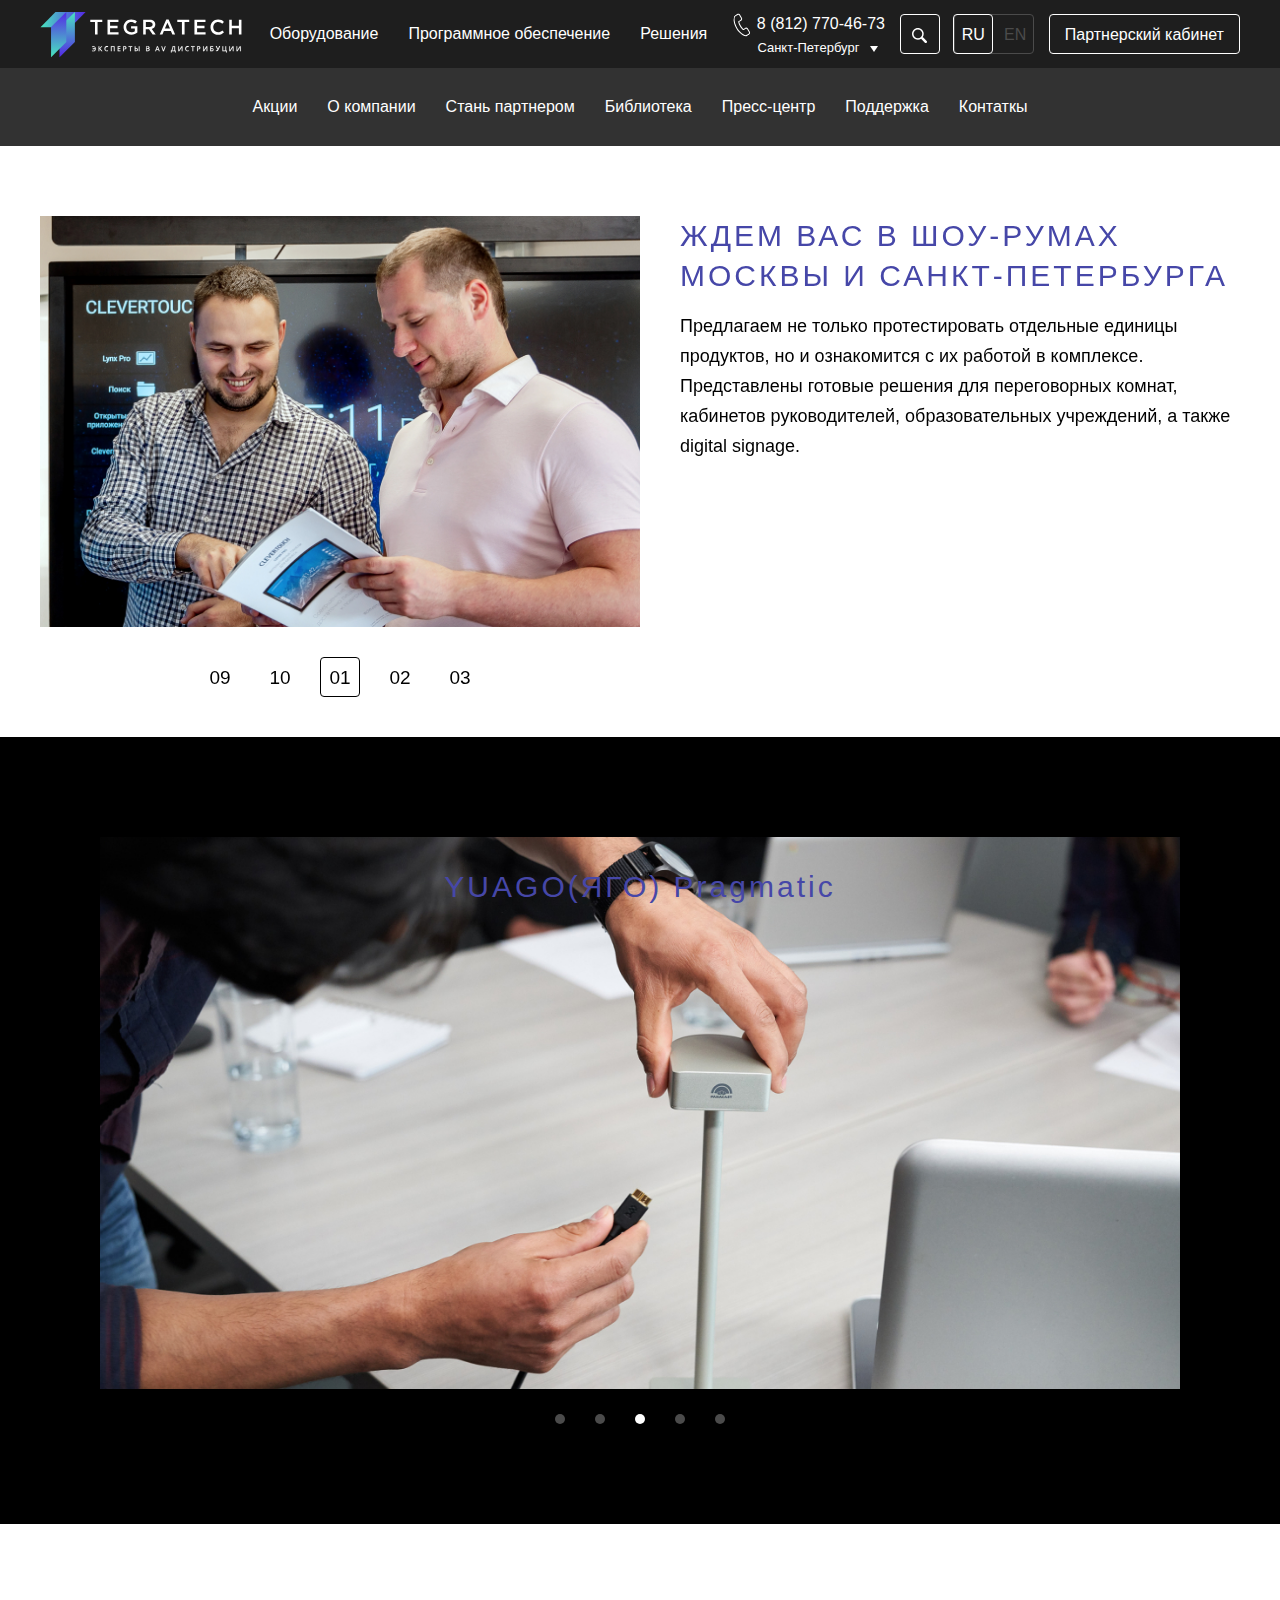
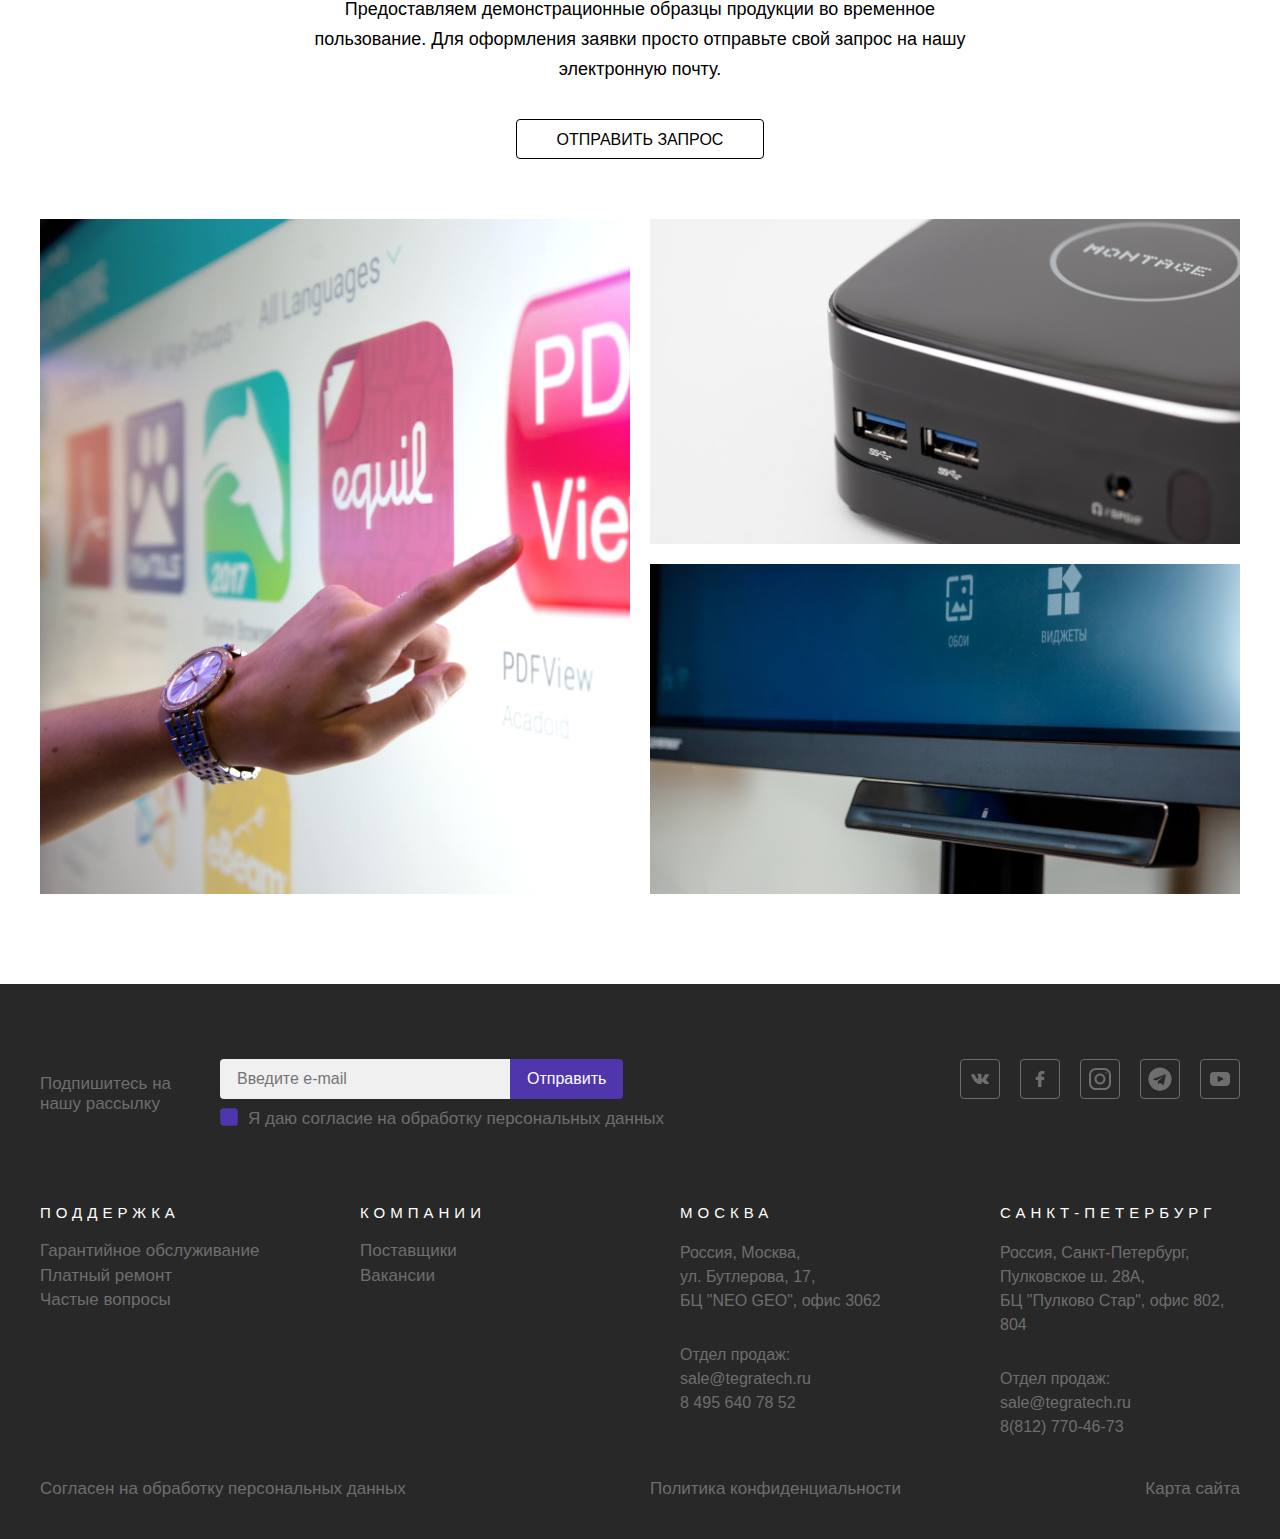
<file: show-room.html>
<!DOCTYPE html>
<html lang="ru-RU">
  <head>
    <meta charset="utf-8">
    <title>Шоу-рум</title><!--[if IE]>
    <meta http-equiv="X-UA-Compatible" content="IE = edge"><![endif]-->
    <meta name="viewport" content="width=device-width,initial-scale=1">
    <meta name="keywords" content="">
    <link rel="stylesheet" type="text/css" href="static/css/styles.min.css"><!--[if lt IE 9]>
    <script src="https://cdnjs.cloudflare.com/ajax/libs/html5shiv/3.7.3/html5shiv-printshiv.min.js"></script><![endif]-->
  </head>
  <body class="show-room">
    <div class="wrapper">
      <header class="header">
        <div class="header-top">
          <div class="container"><a class="logo" href="index.html"><svg version="1.1" id="Слой_1" xmlns="http://www.w3.org/2000/svg" xmlns:xlink="http://www.w3.org/1999/xlink" x="0px" y="0px" viewBox="0 0 208 47" style="enable-background:new 0 0 208 47;" xml:space="preserve"><style type="text/css">.st0{fill:#FFFFFF;}.st1{fill:#FFFFFF;stroke:#FFFFFF;stroke-width:0.1;stroke-miterlimit:10;}.st2{fill:url(#SVGID_1_);}.st3{fill:url(#SVGID_2_);}.st4{fill:url(#SVGID_3_);}</style><g><polygon class="st0" points="51,11.4 55.8,11.4 55.8,23.9 58.4,23.9 58.4,11.4 63.2,11.4 63.2,9 51,9 "/><polygon class="st0" points="71.1,17.6 78.7,17.6 78.7,15.2 71.1,15.2 71.1,11.3 79.6,11.3 79.6,9 68.5,9 68.5,23.9 79.7,23.9 79.7,21.6 71.1,21.6 "/><path class="st0" d="M92.4,17.9h3.8v2.8c-0.9,0.7-2.2,1.1-3.6,1.1c-3.1,0-5.1-2.3-5.1-5.3c0-2.9,2.1-5.3,4.9-5.3c1.9,0,3,0.6,4.2,1.6l1.7-2c-1.5-1.3-3.1-2-5.8-2c-4.5,0-7.7,3.6-7.7,7.7c0,4.4,3.1,7.7,7.8,7.7c2.7,0,4.8-1.1,6.2-2.3v-6.3h-6.4V17.9z"/><path class="st0" d="M113.4,18.3c2.1-0.6,3.6-2.1,3.6-4.5c0-2.9-2.1-4.8-5.6-4.8h-6.7v15h2.6v-5.2h3.3l3.7,5.2h3.1L113.4,18.3z M107.4,16.4v-5h3.8c1.9,0,3.1,0.9,3.1,2.5c0,1.6-1.2,2.5-3.1,2.5H107.4z"/><path class="st0" d="M130.5,8.9h-2.4l-6.6,15.1h2.7l1.5-3.6h7.1l1.5,3.6h2.8L130.5,8.9z M126.7,18l2.6-6l2.6,6H126.7z"/><polygon class="st0" points="151.4,9 139.3,9 139.3,11.4 144,11.4 144,23.9 146.7,23.9 146.7,11.4 151.4,11.4 "/><polygon class="st0" points="168,21.6 159.4,21.6 159.4,17.6 166.9,17.6 166.9,15.2 159.4,15.2 159.4,11.3 167.9,11.3 167.9,9 156.7,9 156.7,23.9 168,23.9 "/><path class="st0" d="M180.7,21.8c-2.9,0-4.9-2.4-4.9-5.3c0-3,2.1-5.3,4.9-5.3c1.7,0,3,0.7,4.2,1.9l1.7-1.9c-1.4-1.4-3.1-2.3-5.9-2.3c-4.5,0-7.7,3.5-7.7,7.7c0,4.3,3.3,7.7,7.6,7.7c2.8,0,4.5-1,6.1-2.7l-1.7-1.7C183.7,21,182.5,21.8,180.7,21.8z"/><polygon class="st0" points="201.8,15.2 194.6,15.2 194.6,9 192,9 192,23.9 194.6,23.9 194.6,17.6 201.8,17.6 201.8,23.9 204.4,23.9 204.4,9 201.8,9 "/><g><path class="st1" d="M54.3,36.6c-0.4,0-0.8,0.1-1.2,0.3l-0.3-0.7c0.5-0.2,1-0.3,1.5-0.3c0.7,0,1.3,0.2,1.7,0.7c0.4,0.4,0.6,1.1,0.6,1.9c0,0.8-0.2,1.5-0.6,1.9c-0.4,0.4-1,0.7-1.8,0.7c-0.5,0-1-0.1-1.4-0.2v-0.7c0.2,0.1,0.4,0.1,0.7,0.2c0.2,0,0.4,0.1,0.7,0.1c0.5,0,0.9-0.1,1.2-0.4c0.3-0.3,0.4-0.7,0.4-1.2h-2.3V38h2.3c0-0.5-0.2-0.8-0.4-1.1S54.7,36.6,54.3,36.6z"/><path class="st1" d="M63.3,40.9h-1l-2.1-2.5v2.5h-0.8v-5h0.8v2.4l2-2.4h0.9l-2,2.4L63.3,40.9z"/><path class="st1" d="M67.8,36.6c-0.5,0-0.8,0.2-1.1,0.5c-0.3,0.3-0.4,0.8-0.4,1.4c0,0.6,0.1,1.1,0.4,1.4s0.6,0.5,1.1,0.5c0.2,0,0.4,0,0.6-0.1c0.2,0,0.4-0.1,0.6-0.2v0.7c-0.4,0.1-0.8,0.2-1.3,0.2c-0.7,0-1.3-0.2-1.7-0.7c-0.4-0.4-0.6-1.1-0.6-1.9c0-0.5,0.1-1,0.3-1.4s0.5-0.7,0.8-0.9s0.8-0.3,1.3-0.3c0.5,0,1,0.1,1.4,0.3l-0.3,0.7c-0.2-0.1-0.3-0.1-0.5-0.2C68.2,36.6,68,36.6,67.8,36.6z"/><path class="st1" d="M75.7,40.9h-0.8v-4.3h-2.2v4.3h-0.8v-5h3.8V40.9z"/><path class="st1" d="M81.6,40.9h-2.8v-5h2.8v0.7h-2V38h1.9v0.7h-1.9v1.6h2V40.9z"/><path class="st1" d="M87.7,37.4c0,0.5-0.2,0.9-0.5,1.2S86.3,39,85.7,39h-0.5v1.9h-0.8v-5h1.4c0.6,0,1.1,0.1,1.4,0.4C87.5,36.6,87.7,36.9,87.7,37.4z M85.2,38.4h0.4c0.4,0,0.7-0.1,0.9-0.2c0.2-0.1,0.3-0.4,0.3-0.7c0-0.3-0.1-0.5-0.3-0.6s-0.4-0.2-0.8-0.2h-0.6V38.4z"/><path class="st1" d="M92.1,40.9h-0.8v-4.3h-1.5v-0.7h3.8v0.7h-1.5V40.9z"/><path class="st1" d="M99.4,39.4c0,0.5-0.2,0.9-0.5,1.1c-0.3,0.3-0.8,0.4-1.4,0.4h-1.4v-5h0.8v2h0.6c0.6,0,1.1,0.1,1.4,0.4S99.4,38.9,99.4,39.4z M96.9,40.2h0.6c0.4,0,0.6-0.1,0.8-0.2c0.2-0.1,0.3-0.3,0.3-0.6c0-0.3-0.1-0.5-0.3-0.6c-0.2-0.1-0.5-0.2-0.9-0.2h-0.5V40.2z M101,40.9h-0.8v-5h0.8V40.9z"/><path class="st1" d="M107.6,35.9h1.5c0.7,0,1.2,0.1,1.5,0.3s0.5,0.5,0.5,1c0,0.3-0.1,0.5-0.2,0.7s-0.4,0.3-0.6,0.4v0c0.4,0.1,0.6,0.2,0.8,0.4c0.2,0.2,0.2,0.5,0.2,0.8c0,0.4-0.2,0.8-0.5,1.1c-0.3,0.3-0.7,0.4-1.3,0.4h-1.8V35.9z M108.4,38h0.8c0.3,0,0.6-0.1,0.7-0.2c0.2-0.1,0.2-0.3,0.2-0.6c0-0.2-0.1-0.4-0.3-0.5s-0.4-0.2-0.8-0.2h-0.7V38z M108.4,38.6v1.6h0.9c0.3,0,0.6-0.1,0.8-0.2c0.2-0.1,0.3-0.3,0.3-0.6c0-0.3-0.1-0.5-0.3-0.6s-0.4-0.2-0.8-0.2H108.4z"/><path class="st1" d="M120.6,40.9l-0.5-1.4h-1.9l-0.5,1.4h-0.9l1.9-5h0.9l1.9,5H120.6z M119.9,38.8l-0.5-1.4c0-0.1-0.1-0.2-0.1-0.4s-0.1-0.3-0.1-0.4c-0.1,0.3-0.2,0.6-0.3,0.9l-0.5,1.3H119.9z"/><path class="st1" d="M126.7,35.9h0.8l-1.8,5h-0.9l-1.7-5h0.8l1,3.1c0.1,0.1,0.1,0.3,0.2,0.6c0.1,0.2,0.1,0.4,0.1,0.5c0-0.2,0.1-0.4,0.1-0.6c0.1-0.2,0.1-0.4,0.2-0.5L126.7,35.9z"/><path class="st1" d="M132.9,40.2h0.4c0.3-0.6,0.6-1.3,0.8-2s0.4-1.5,0.4-2.3h2.6v4.3h0.6v2.1h-0.8v-1.4h-3.3v1.4h-0.8V40.2z M135.2,36.6c0,0.5-0.2,1.1-0.4,1.8c-0.2,0.7-0.4,1.3-0.7,1.8h2.2v-3.6H135.2z"/><path class="st1" d="M140.3,35.9h0.7v2.6c0,0.3,0,0.5,0,0.8c0,0.3,0,0.5,0,0.6h0l2.6-4h1v5h-0.8v-2.6c0-0.4,0-0.9,0.1-1.4h0l-2.6,4h-1V35.9z"/><path class="st1" d="M149.7,36.6c-0.5,0-0.8,0.2-1.1,0.5c-0.3,0.3-0.4,0.8-0.4,1.4c0,0.6,0.1,1.1,0.4,1.4s0.6,0.5,1.1,0.5c0.2,0,0.4,0,0.6-0.1c0.2,0,0.4-0.1,0.6-0.2v0.7c-0.4,0.1-0.8,0.2-1.3,0.2c-0.7,0-1.3-0.2-1.7-0.7c-0.4-0.4-0.6-1.1-0.6-1.9c0-0.5,0.1-1,0.3-1.4s0.5-0.7,0.8-0.9s0.8-0.3,1.3-0.3c0.5,0,1,0.1,1.4,0.3l-0.3,0.7c-0.2-0.1-0.3-0.1-0.5-0.2C150.1,36.6,149.9,36.6,149.7,36.6z"/><path class="st1" d="M155.5,40.9h-0.8v-4.3h-1.5v-0.7h3.8v0.7h-1.5V40.9z"/><path class="st1" d="M162.7,37.4c0,0.5-0.2,0.9-0.5,1.2s-0.8,0.4-1.5,0.4h-0.5v1.9h-0.8v-5h1.4c0.6,0,1.1,0.1,1.4,0.4C162.6,36.6,162.7,36.9,162.7,37.4z M160.2,38.4h0.4c0.4,0,0.7-0.1,0.9-0.2c0.2-0.1,0.3-0.4,0.3-0.7c0-0.3-0.1-0.5-0.3-0.6s-0.4-0.2-0.8-0.2h-0.6V38.4z"/><path class="st1" d="M165.5,35.9h0.7v2.6c0,0.3,0,0.5,0,0.8c0,0.3,0,0.5,0,0.6h0l2.6-4h1v5H169v-2.6c0-0.4,0-0.9,0.1-1.4h0l-2.6,4h-1V35.9z"/><path class="st1" d="M176.1,39.4c0,1-0.6,1.5-1.9,1.5h-1.5v-5h3v0.7h-2.2V38h0.6C175.5,38,176.1,38.4,176.1,39.4z M173.6,40.2h0.6c0.4,0,0.7-0.1,0.9-0.2c0.2-0.1,0.3-0.3,0.3-0.6c0-0.3-0.1-0.5-0.3-0.6c-0.2-0.1-0.5-0.2-1-0.2h-0.5V40.2z"/><path class="st1" d="M182.7,35.9l-1.6,3.6c-0.2,0.4-0.4,0.8-0.5,0.9c-0.2,0.2-0.3,0.3-0.6,0.4s-0.5,0.1-0.8,0.1c-0.3,0-0.5,0-0.7-0.1v-0.7c0.2,0.1,0.5,0.1,0.7,0.1c0.2,0,0.4-0.1,0.5-0.2c0.1-0.1,0.3-0.3,0.4-0.5l-1.8-3.7h0.9l1.2,2.5c0.1,0.2,0.2,0.4,0.2,0.5h0c0-0.1,0-0.2,0.1-0.3l1.1-2.7H182.7z"/><path class="st1" d="M188.9,40.2h0.7v2.1h-0.8v-1.4h-3.7v-5h0.8v4.3h2.2v-4.3h0.8V40.2z"/><path class="st1" d="M192.1,35.9h0.7v2.6c0,0.3,0,0.5,0,0.8c0,0.3,0,0.5,0,0.6h0l2.6-4h1v5h-0.8v-2.6c0-0.4,0-0.9,0.1-1.4h0l-2.6,4h-1V35.9z"/><path class="st1" d="M199.4,35.9h0.7v2.6c0,0.3,0,0.5,0,0.8c0,0.3,0,0.5,0,0.6h0l2.6-4h1v5h-0.8v-2.6c0-0.4,0-0.9,0.1-1.4h0l-2.6,4h-1V35.9z"/></g></g><g><linearGradient id="SVGID_1_" gradientUnits="userSpaceOnUse" x1="0.4821" y1="8.9549" x2="46.2687" y2="8.9549"><stop offset="0" style="stop-color:#48E7BF"/><stop offset="1" style="stop-color:#5427E6"/></linearGradient><polygon class="st2" points="46.3,1.2 31,16.7 0.5,16.7 15.7,1.2 "/><linearGradient id="SVGID_2_" gradientUnits="userSpaceOnUse" x1="27.6135" y1="46.9568" x2="27.6135" y2="1.1702"><stop offset="0" style="stop-color:#5427E6"/><stop offset="1" style="stop-color:#48E7BF"/></linearGradient><polygon class="st3" points="35.4,1.2 19.8,16.4 19.8,47 35.4,31.7 "/><linearGradient id="SVGID_3_" gradientUnits="userSpaceOnUse" x1="18.9304" y1="46.9867" x2="18.9304" y2="1.2001"><stop offset="0" style="stop-color:#48E7BF"/><stop offset="1" style="stop-color:#5427E6"/></linearGradient><polygon class="st4" points="26.7,1.2 11.2,16.5 11.2,47 26.7,31.7 "/></g></svg></a>
            <div class="toggle">
              <div class="toggle-menu"><span class="toggle-text">Меню</span>
                <div class="toggle-btn"><span class="line line-top"></span><span class="line line-middle"></span><span class="line line-bottom"></span></div>
              </div>
              <nav class="toggle-dropdown">
                <div class="toggle-dropdown__item"><a class="toggle-dropdown__link" href="#">Оборудование</a></div>
                <div class="toggle-dropdown__item"><a class="toggle-dropdown__link" href="#">Программное обеспечение</a></div>
                <div class="toggle-dropdown__item"><a class="toggle-dropdown__link" href="#">Решения</a></div>
                <div class="toggle-dropdown__item"><a class="toggle-dropdown__link" href="#">Акции</a></div>
                <div class="toggle-dropdown__item"><a class="toggle-dropdown__link" href="#">О компании</a></div>
                <div class="toggle-dropdown__item"><a class="toggle-dropdown__link" href="#">Стань партнером</a></div>
                <div class="toggle-dropdown__item"><a class="toggle-dropdown__link" href="#">Библиотека</a></div>
                <div class="toggle-dropdown__item"><a class="toggle-dropdown__link" href="#">Пресс-центр</a></div>
                <div class="toggle-dropdown__item"><a class="toggle-dropdown__link" href="#">Поддержка</a></div>
                <div class="toggle-dropdown__item"><a class="toggle-dropdown__link" href="#">Контаткы
                    <svg class="svg-sprite-icon icon-down-arrow toggle-dropdown__icon">
                      <use xlink:href="static/images/svg/symbol/sprite.svg#down-arrow"></use>
                    </svg></a>
                  <div class="dropdown-submenu">
                    <div class="dropdown-submenu__item"><a class="dropdown-submenu__link" href="show-room.html">Шоу-рум</a></div>
                    <div class="dropdown-submenu__item"><a class="dropdown-submenu__link" href="">Наши адреса</a></div>
                  </div>
                </div>
                <div class="toggle-dropdown__item toggle-dropdown__footer">
                  <div class="language"><span class="language-choice active">RU</span><span class="language-choice">EN</span></div>
                  <button class="btn-search">
                    <svg class="svg-sprite-icon icon-search btn-search__icon">
                      <use xlink:href="static/images/svg/symbol/sprite.svg#search"></use>
                    </svg>
                  </button>
                  <button class="btn-main"><span class="animation"></span><span class="animation"></span><span class="animation"></span><span class="animation"></span><span class="mobie-show">Личный </span>кабинет</button>
                </div>
              </nav>
            </div>
            <nav class="nav-menu">
              <div class="nav-menu__item"><a class="nav-menu__link" href="#">Оборудование</a></div>
              <div class="nav-menu__item"><a class="nav-menu__link" href="#">Программное обеспечение</a></div>
              <div class="nav-menu__item"><a class="nav-menu__link" href="#">Решения</a></div>
            </nav>
            <div class="contacts"><a class="contacts-phone" href="tel:88127704673"> 
                <svg class="svg-sprite-icon icon-telephone contacts-icon">
                  <use xlink:href="static/images/svg/symbol/sprite.svg#telephone"></use>
                </svg><span class="contacts-text">8 (812) 770-46-73</span></a><a class="contacts-city" href="#">Санкт-Петербург</a>
              <div class="contacts-dropdown"><a class="contacts-dropdown__link" href="#"><span class="contacts-dropdown__city">Санкт-Петербург</span><span class="contacts-dropdown__phone">8 (812) 770-46-73</span></a><a class="contacts-dropdown__link" href="#"><span class="contacts-dropdown__city">Москва</span><span class="contacts-dropdown__phone">8 (495) 640-78-52</span></a></div>
            </div>
            <button class="btn-search header__btn-search">
              <svg class="svg-sprite-icon icon-search btn-search__icon">
                <use xlink:href="static/images/svg/symbol/sprite.svg#search"></use>
              </svg>
            </button>
            <div class="language header__language"><span class="language-choice active">RU</span><span class="language-choice">EN</span></div>
            <button class="btn-main header__btn-main"><span class="animation"></span><span class="animation"></span><span class="animation"></span><span class="animation"></span><span class="mobile-hide">Партнерский </span>кабинет</button>
          </div>
        </div>
        <div class="header-bottom">
          <div class="container">
            <nav class="nav-menu">
              <div class="nav-menu__item"><a class="nav-menu__link" href="#">Акции</a></div>
              <div class="nav-menu__item"><a class="nav-menu__link" href="#">О компании</a></div>
              <div class="nav-menu__item"> <a class="nav-menu__link" href="#">Стань партнером</a></div>
              <div class="nav-menu__item"><a class="nav-menu__link" href="#">Библиотека</a></div>
              <div class="nav-menu__item"><a class="nav-menu__link" href="#">Пресс-центр</a></div>
              <div class="nav-menu__item"><a class="nav-menu__link" href="#">Поддержка</a></div>
              <div class="nav-menu__item"><a class="nav-menu__link" href="#">Контаткы</a>
                <nav class="toggle-dropdown">
                  <div class="toggle-dropdown__item"><a class="toggle-dropdown__link" href="show-room.html">Шоу-рум</a></div>
                  <div class="toggle-dropdown__item"><a class="toggle-dropdown__link" href="#">Наши адреса</a></div>
                </nav>
              </div>
            </nav>
          </div>
        </div>
      </header>
      <div class="content">
        <section class="invitation">
          <div class="container">
            <div class="invitation-slider">
              <div class="invitation-slide">
                <div class="invitation-slide__content">
                  <div class="invitation-slide__img"><a class="invitation-slide__link" href="#"><img src="static/images/content/invitation/invitation-slide.jpg" alt="Шоу-рум"></a>
                    <div class="info-details">
                      <button class="btn-white"><span class="animation"></span><span class="animation"></span><span class="animation"></span><span class="animation"></span>Подробнее</button>
                    </div>
                  </div>
                  <div class="invitation-slide__descr">
                    <h2 class="section-heading-h2">Ждем вас в шоу-румах москвы и санкт-петербурга</h2>
                    <p class="section-text">Предлагаем не только протестировать отдельные единицы продуктов, но и ознакомится с их работой в комплексе. Представлены готовые решения для переговорных комнат, кабинетов руководителей, образовательных учреждений, а также digital signage.</p>
                  </div>
                </div>
              </div>
              <div class="invitation-slide">
                <div class="invitation-slide__content">
                  <div class="invitation-slide__img"><a class="invitation-slide__link" href="#"><img src="static/images/content/invitation/invitation-slide.jpg" alt="Шоу-рум"></a>
                    <div class="info-details">
                      <button class="btn-white"><span class="animation"></span><span class="animation"></span><span class="animation"></span><span class="animation"></span>Подробнее</button>
                    </div>
                  </div>
                  <div class="invitation-slide__descr">
                    <h2 class="section-heading-h2">Ждем вас в шоу-румах москвы и санкт-петербурга</h2>
                    <p class="section-text">Предлагаем не только протестировать отдельные единицы продуктов, но и ознакомится с их работой в комплексе. Представлены готовые решения для переговорных комнат, кабинетов руководителей, образовательных учреждений, а также digital signage.</p>
                  </div>
                </div>
              </div>
              <div class="invitation-slide">
                <div class="invitation-slide__content">
                  <div class="invitation-slide__img"><a class="invitation-slide__link" href="#"><img src="static/images/content/invitation/invitation-slide.jpg" alt="Шоу-рум"></a>
                    <div class="info-details">
                      <button class="btn-white"><span class="animation"></span><span class="animation"></span><span class="animation"></span><span class="animation"></span>Подробнее</button>
                    </div>
                  </div>
                  <div class="invitation-slide__descr">
                    <h2 class="section-heading-h2">Ждем вас в шоу-румах москвы и санкт-петербурга</h2>
                    <p class="section-text">Предлагаем не только протестировать отдельные единицы продуктов, но и ознакомится с их работой в комплексе. Представлены готовые решения для переговорных комнат, кабинетов руководителей, образовательных учреждений, а также digital signage.</p>
                  </div>
                </div>
              </div>
              <div class="invitation-slide">
                <div class="invitation-slide__content">
                  <div class="invitation-slide__img"><a class="invitation-slide__link" href="#"><img src="static/images/content/invitation/invitation-slide.jpg" alt="Шоу-рум"></a>
                    <div class="info-details">
                      <button class="btn-white"><span class="animation"></span><span class="animation"></span><span class="animation"></span><span class="animation"></span>Подробнее</button>
                    </div>
                  </div>
                  <div class="invitation-slide__descr">
                    <h2 class="section-heading-h2">Ждем вас в шоу-румах москвы и санкт-петербурга</h2>
                    <p class="section-text">Предлагаем не только протестировать отдельные единицы продуктов, но и ознакомится с их работой в комплексе. Представлены готовые решения для переговорных комнат, кабинетов руководителей, образовательных учреждений, а также digital signage.</p>
                  </div>
                </div>
              </div>
              <div class="invitation-slide">
                <div class="invitation-slide__content">
                  <div class="invitation-slide__img"><a class="invitation-slide__link" href="#"><img src="static/images/content/invitation/invitation-slide.jpg" alt="Шоу-рум"></a>
                    <div class="info-details">
                      <button class="btn-white"><span class="animation"></span><span class="animation"></span><span class="animation"></span><span class="animation"></span>Подробнее</button>
                    </div>
                  </div>
                  <div class="invitation-slide__descr">
                    <h2 class="section-heading-h2">Ждем вас в шоу-румах москвы и санкт-петербурга</h2>
                    <p class="section-text">Предлагаем не только протестировать отдельные единицы продуктов, но и ознакомится с их работой в комплексе. Представлены готовые решения для переговорных комнат, кабинетов руководителей, образовательных учреждений, а также digital signage.</p>
                  </div>
                </div>
              </div>
              <div class="invitation-slide">
                <div class="invitation-slide__content">
                  <div class="invitation-slide__img"><a class="invitation-slide__link" href="#"><img src="static/images/content/invitation/invitation-slide.jpg" alt="Шоу-рум"></a>
                    <div class="info-details">
                      <button class="btn-white"><span class="animation"></span><span class="animation"></span><span class="animation"></span><span class="animation"></span>Подробнее</button>
                    </div>
                  </div>
                  <div class="invitation-slide__descr">
                    <h2 class="section-heading-h2">Ждем вас в шоу-румах москвы и санкт-петербурга</h2>
                    <p class="section-text">Предлагаем не только протестировать отдельные единицы продуктов, но и ознакомится с их работой в комплексе. Представлены готовые решения для переговорных комнат, кабинетов руководителей, образовательных учреждений, а также digital signage.</p>
                  </div>
                </div>
              </div>
              <div class="invitation-slide">
                <div class="invitation-slide__content">
                  <div class="invitation-slide__img"><a class="invitation-slide__link" href="#"><img src="static/images/content/invitation/invitation-slide.jpg" alt="Шоу-рум"></a>
                    <div class="info-details">
                      <button class="btn-white"><span class="animation"></span><span class="animation"></span><span class="animation"></span><span class="animation"></span>Подробнее</button>
                    </div>
                  </div>
                  <div class="invitation-slide__descr">
                    <h2 class="section-heading-h2">Ждем вас в шоу-румах москвы и санкт-петербурга</h2>
                    <p class="section-text">Предлагаем не только протестировать отдельные единицы продуктов, но и ознакомится с их работой в комплексе. Представлены готовые решения для переговорных комнат, кабинетов руководителей, образовательных учреждений, а также digital signage.</p>
                  </div>
                </div>
              </div>
              <div class="invitation-slide">
                <div class="invitation-slide__content">
                  <div class="invitation-slide__img"><a class="invitation-slide__link" href="#"><img src="static/images/content/invitation/invitation-slide.jpg" alt="Шоу-рум"></a>
                    <div class="info-details">
                      <button class="btn-white"><span class="animation"></span><span class="animation"></span><span class="animation"></span><span class="animation"></span>Подробнее</button>
                    </div>
                  </div>
                  <div class="invitation-slide__descr">
                    <h2 class="section-heading-h2">Ждем вас в шоу-румах москвы и санкт-петербурга</h2>
                    <p class="section-text">Предлагаем не только протестировать отдельные единицы продуктов, но и ознакомится с их работой в комплексе. Представлены готовые решения для переговорных комнат, кабинетов руководителей, образовательных учреждений, а также digital signage.</p>
                  </div>
                </div>
              </div>
              <div class="invitation-slide">
                <div class="invitation-slide__content">
                  <div class="invitation-slide__img"><a class="invitation-slide__link" href="#"><img src="static/images/content/invitation/invitation-slide.jpg" alt="Шоу-рум"></a>
                    <div class="info-details">
                      <button class="btn-white"><span class="animation"></span><span class="animation"></span><span class="animation"></span><span class="animation"></span>Подробнее</button>
                    </div>
                  </div>
                  <div class="invitation-slide__descr">
                    <h2 class="section-heading-h2">Ждем вас в шоу-румах москвы и санкт-петербурга</h2>
                    <p class="section-text">Предлагаем не только протестировать отдельные единицы продуктов, но и ознакомится с их работой в комплексе. Представлены готовые решения для переговорных комнат, кабинетов руководителей, образовательных учреждений, а также digital signage.</p>
                  </div>
                </div>
              </div>
              <div class="invitation-slide">
                <div class="invitation-slide__content">
                  <div class="invitation-slide__img"><a class="invitation-slide__link" href="#"><img src="static/images/content/invitation/invitation-slide.jpg" alt="Шоу-рум"></a>
                    <div class="info-details">
                      <button class="btn-white"><span class="animation"></span><span class="animation"></span><span class="animation"></span><span class="animation"></span>Подробнее</button>
                    </div>
                  </div>
                  <div class="invitation-slide__descr">
                    <h2 class="section-heading-h2">Ждем вас в шоу-румах москвы и санкт-петербурга</h2>
                    <p class="section-text">Предлагаем не только протестировать отдельные единицы продуктов, но и ознакомится с их работой в комплексе. Представлены готовые решения для переговорных комнат, кабинетов руководителей, образовательных учреждений, а также digital signage.</p>
                  </div>
                </div>
              </div>
            </div>
            <ul class="invitation-nav">
              <li class="invitation-nav__prev">01</li>
              <li class="invitation-nav__prev">02</li>
              <li class="invitation-nav__prev">03</li>
              <li class="invitation-nav__prev">04</li>
              <li class="invitation-nav__prev">05</li>
              <li class="invitation-nav__prev">06</li>
              <li class="invitation-nav__prev">07</li>
              <li class="invitation-nav__prev">08</li>
              <li class="invitation-nav__prev">09</li>
              <li class="invitation-nav__prev">10</li>
            </ul>
          </div>
        </section>
        <section class="samples">
          <div class="samples-slider">
            <div class="samples-slide">
              <div class="samples-slide__info"><a class="samples-slide__name" href="#">YUAGO(ЯГО) Pragmatic</a></div><a class="samples-slide__link" href="#"><img src="static/images/content/samples/PanaCastLifestyle6379-med.jpg" alt="PanaCastLifestyle6379-med"></a>
            </div>
            <div class="samples-slide">
              <div class="samples-slide__info"><a class="samples-slide__name" href="#">YUAGO(ЯГО) Pragmatic</a></div><a class="samples-slide__link" href="#"><img src="static/images/content/samples/PanaCastLifestyle6379-med.jpg" alt="PanaCastLifestyle6379-med"></a>
            </div>
            <div class="samples-slide">
              <div class="samples-slide__info"><a class="samples-slide__name" href="#">YUAGO(ЯГО) Pragmatic</a></div><a class="samples-slide__link" href="#"><img src="static/images/content/samples/PanaCastLifestyle6379-med.jpg" alt="PanaCastLifestyle6379-med"></a>
            </div>
            <div class="samples-slide">
              <div class="samples-slide__info"><a class="samples-slide__name" href="#">YUAGO(ЯГО) Pragmatic</a></div><a class="samples-slide__link" href="#"><img src="static/images/content/samples/PanaCastLifestyle6379-med.jpg" alt="PanaCastLifestyle6379-med"></a>
            </div>
            <div class="samples-slide">
              <div class="samples-slide__info"><a class="samples-slide__name" href="#">YUAGO(ЯГО) Pragmatic</a></div><a class="samples-slide__link" href="#"><img src="static/images/content/samples/PanaCastLifestyle6379-med.jpg" alt="PanaCastLifestyle6379-med"></a>
            </div>
            <div class="samples-slide">
              <div class="samples-slide__info"><a class="samples-slide__name" href="#">YUAGO(ЯГО) Pragmatic</a></div><a class="samples-slide__link" href="#"><img src="static/images/content/samples/PanaCastLifestyle6379-med.jpg" alt="PanaCastLifestyle6379-med"></a>
            </div>
            <div class="samples-slide">
              <div class="samples-slide__info"><a class="samples-slide__name" href="#">YUAGO(ЯГО) Pragmatic</a></div><a class="samples-slide__link" href="#"><img src="static/images/content/samples/PanaCastLifestyle6379-med.jpg" alt="PanaCastLifestyle6379-med"></a>
            </div>
            <div class="samples-slide">
              <div class="samples-slide__info"><a class="samples-slide__name" href="#">YUAGO(ЯГО) Pragmatic</a></div><a class="samples-slide__link" href="#"><img src="static/images/content/samples/PanaCastLifestyle6379-med.jpg" alt="PanaCastLifestyle6379-med"></a>
            </div>
            <div class="samples-slide">
              <div class="samples-slide__info"><a class="samples-slide__name" href="#">YUAGO(ЯГО) Pragmatic</a></div><a class="samples-slide__link" href="#"><img src="static/images/content/samples/PanaCastLifestyle6379-med.jpg" alt="PanaCastLifestyle6379-med"></a>
            </div>
            <div class="samples-slide">
              <div class="samples-slide__info"><a class="samples-slide__name" href="#">YUAGO(ЯГО) Pragmatic</a></div><a class="samples-slide__link" href="#"><img src="static/images/content/samples/PanaCastLifestyle6379-med.jpg" alt="PanaCastLifestyle6379-med"></a>
            </div>
          </div>
          <ul class="samples-nav">
            <li class="samples-nav__dot"></li>
            <li class="samples-nav__dot"></li>
            <li class="samples-nav__dot"></li>
            <li class="samples-nav__dot"></li>
            <li class="samples-nav__dot"></li>
            <li class="samples-nav__dot"></li>
            <li class="samples-nav__dot"></li>
            <li class="samples-nav__dot"></li>
            <li class="samples-nav__dot"></li>
            <li class="samples-nav__dot"></li>
          </ul>
        </section>
        <section class="samples-test">
          <div class="container">
            <div class="samples-test__info">
              <p class="section-text">Предоставляем демонстрационные образцы продукции во временное пользование. Для оформления заявки просто отправьте свой запрос на нашу электронную почту.</p>
              <button class="btn-black"><span class="animation"></span><span class="animation"></span><span class="animation"></span><span class="animation"></span>отправить запрос</button>
            </div>
            <div class="samples-test__gallery">
              <div class="samples-test__gallery-item">
                <div class="samples-test__gallery-img"><img src="static/images/content/samples-test/samples-test1.jpg" alt="Sample">
                  <div class="info-details">
                    <button class="btn-white"><span class="animation"></span><span class="animation"></span><span class="animation"></span><span class="animation"></span>Подробнее</button>
                  </div>
                </div>
              </div>
              <div class="samples-test__gallery-item">
                <div class="samples-test__gallery-img"><img src="static/images/content/samples-test/samples-test2.jpg" alt="Sample">
                  <div class="info-details">
                    <button class="btn-white"><span class="animation"></span><span class="animation"></span><span class="animation"></span><span class="animation"></span>Подробнее</button>
                  </div>
                </div>
                <div class="samples-test__gallery-img"><img src="static/images/content/samples-test/samples-test3.jpg" alt="Sample">
                  <div class="info-details">
                    <button class="btn-white"><span class="animation"></span><span class="animation"></span><span class="animation"></span><span class="animation"></span>Подробнее</button>
                  </div>
                </div>
              </div>
            </div>
          </div>
        </section>
      </div>
      <footer class="footer">
        <div class="footer-top">
          <div class="container">
            <form class="subscribe">
              <label class="subscribe-label">Подпишитесь на нашу рассылку</label>
              <div class="subscribe-block">
                <div class="subscribe-field">
                  <input class="subscribe-text" type="text" placeholder="Введите e-mail">
                  <button class="subscribeBtn" type="submit">Отправить</button>
                </div>
                <input class="subscribe-checkbox" id="subscribe" type="checkbox">
                <label class="subscribe-submit" for="subscribe"><span class="subscribe-svg"><svg width="18px" height="18px" viewBox="0 0 18 18"><path d="M1,9 L1,3.5 C1,2 2,1 3.5,1 L14.5,1 C16,1 17,2 17,3.5 L17,14.5 C17,16 16,17 14.5,17 L3.5,17 C2,17 1,16 1,14.5 L1,9 Z"></path><polyline points="1 9 7 14 15 4"></polyline></svg></span>Я даю согласие на обработку персональных данных</label>
              </div>
            </form>
            <div class="social"><a class="social-link" href="#">
                <svg class="svg-sprite-icon icon-vk social-icon">
                  <use xlink:href="static/images/svg/symbol/sprite.svg#vk"></use>
                </svg></a><a class="social-link" href="#">
                <svg class="svg-sprite-icon icon-facebook social-icon">
                  <use xlink:href="static/images/svg/symbol/sprite.svg#facebook"></use>
                </svg></a><a class="social-link" href="#">
                <svg class="svg-sprite-icon icon-instagram social-icon">
                  <use xlink:href="static/images/svg/symbol/sprite.svg#instagram"></use>
                </svg></a><a class="social-link" href="#">
                <svg class="svg-sprite-icon icon-telegram social-icon">
                  <use xlink:href="static/images/svg/symbol/sprite.svg#telegram"></use>
                </svg></a><a class="social-link" href="#">
                <svg class="svg-sprite-icon icon-youtube social-icon">
                  <use xlink:href="static/images/svg/symbol/sprite.svg#youtube"></use>
                </svg></a></div>
          </div>
        </div>
        <div class="footer-main">
          <div class="container">
            <div class="footer-blocks">
              <div class="footer-block">
                <h6 class="footer-block__title">Поддержка
                  <svg class="svg-sprite-icon icon-down-arrow footer-block__icon">
                    <use xlink:href="static/images/svg/symbol/sprite.svg#down-arrow"></use>
                  </svg>
                </h6>
                <ul class="footer-block__list">
                  <li class="footer-block__item"><a class="footer-block__link" href="#">Гарантийное обслуживание</a></li>
                  <li class="footer-block__item"><a class="footer-block__link" href="#">Платный ремонт</a></li>
                  <li class="footer-block__item"><a class="footer-block__link" href="#">Частые вопросы</a></li>
                </ul>
              </div>
              <div class="footer-block">
                <h6 class="footer-block__title">Компании
                  <svg class="svg-sprite-icon icon-down-arrow footer-block__icon">
                    <use xlink:href="static/images/svg/symbol/sprite.svg#down-arrow"></use>
                  </svg>
                </h6>
                <ul class="footer-block__list">
                  <li class="footer-block__item"><a class="footer-block__link" href="#">Поставщики</a></li>
                  <li class="footer-block__item"><a class="footer-block__link" href="#">Вакансии</a></li>
                </ul>
              </div>
              <div class="footer-block">
                <h6 class="footer-block__title">Москва
                  <svg class="svg-sprite-icon icon-down-arrow footer-block__icon">
                    <use xlink:href="static/images/svg/symbol/sprite.svg#down-arrow"></use>
                  </svg>
                </h6>
                <div class="footer-block__info">
                  <p class="footer-block__adress">Россия, Москва,<br>ул. Бутлерова, 17,<br>БЦ "NEO GEO", офис 3062</p>
                  <p class="footer-block__contacts">Отдел продаж: <a class="footer-block__email" href="email:sale@tegratech.ru">sale@tegratech.ru</a><a class="footer-block__phone" href="tel:84956407852">8 495 640 78 52</a></p>
                </div>
              </div>
              <div class="footer-block">
                <h6 class="footer-block__title">Санкт-Петербург
                  <svg class="svg-sprite-icon icon-down-arrow footer-block__icon">
                    <use xlink:href="static/images/svg/symbol/sprite.svg#down-arrow"></use>
                  </svg>
                </h6>
                <div class="footer-block__info">
                  <p class="footer-block__adress">Россия, Санкт-Петербург,<br>Пулковское ш. 28А,<br>БЦ "Пулково Стар", офис 802, 804</p>
                  <p class="footer-block__contacts">Отдел продаж: <a class="footer-block__email" href="email:sale@tegratech.ru">sale@tegratech.ru</a><a class="footer-block__phone" href="tel:88127704673">8(812) 770-46-73</a></p>
                </div>
              </div>
            </div>
          </div>
        </div>
        <div class="footer-cell">
          <div class="container"><a class="footer-cell__link" href="#">Согласен на обработку персональных данных</a><a class="footer-cell__link" href="#">Политика конфиденциальности</a><a class="footer-cell__link" href="#">Карта сайта</a></div>
        </div>
      </footer>
    </div>
    <script src="static/js/jquery-3.3.1.min.js"></script>
    <script src="static/js/libs.min.js"></script>
    <script src="static/js/main.js"></script>
  </body>
</html>
</file>
